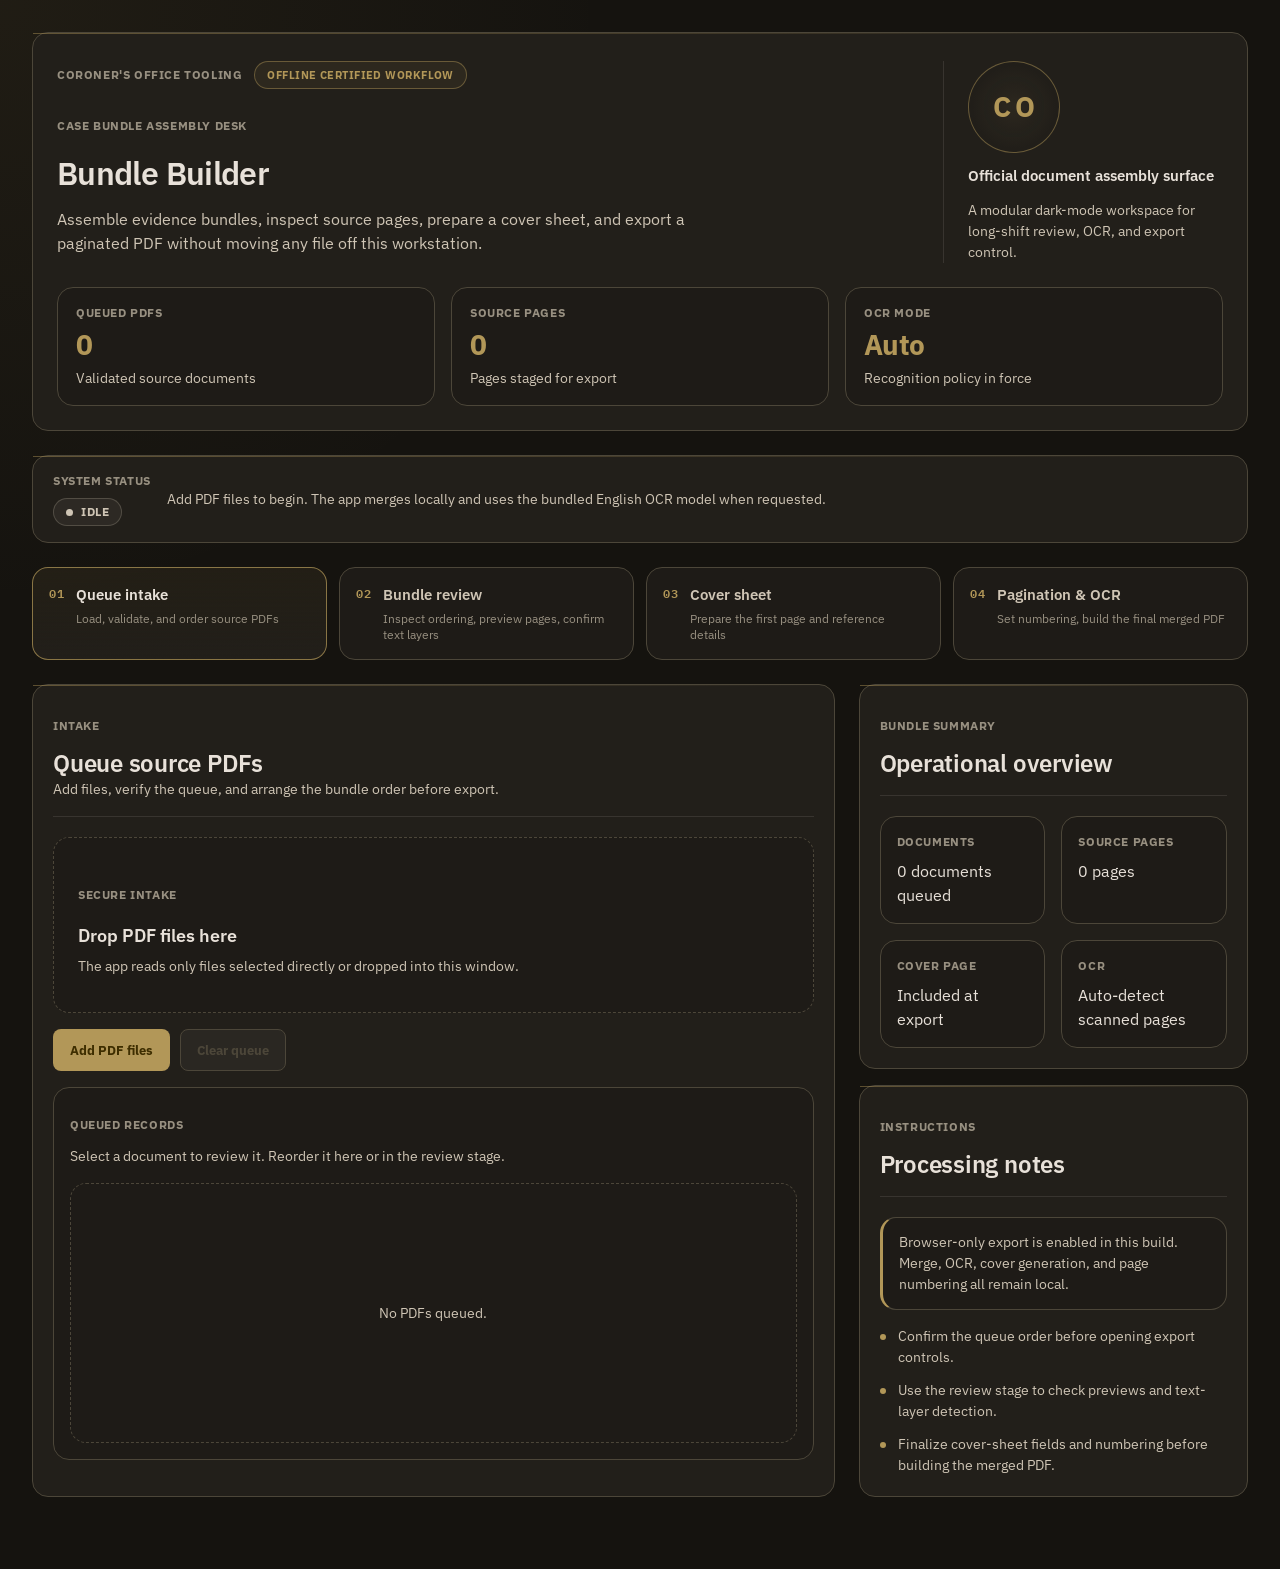
<file: index.html>
<!doctype html>
<html lang="en">
  <head>
    <meta charset="UTF-8" />
    <meta name="viewport" content="width=device-width, initial-scale=1.0" />
    <meta
      name="description"
      content="Bundle Builder is a portable offline PDF bundling tool with local OCR, review, cover page, and pagination controls."
    />
    <title>Bundle Builder</title>
    <link rel="stylesheet" href="./assets/app.css" />
    <script src="./libs/pdf.min.js" defer></script>
    <script src="./libs/pdf-lib.min.js" defer></script>
    <script src="./libs/tesseract.min.js" defer></script>
    <script src="./assets/app.js" defer></script>
  </head>
  <body>
    <div class="app-shell">
      <header class="app-header panel panel-hero">
        <div class="hero-grid">
          <div class="hero-copy">
            <div class="eyebrow-row">
              <div class="eyebrow">
                <span class="brand-line" aria-hidden="true"></span>
                Coroner's Office Tooling
              </div>
              <span class="hero-chip hero-chip-accent">Offline certified workflow</span>
            </div>

            <div class="title-row">
              <div class="title-copy">
                <p class="header-label">Case Bundle Assembly Desk</p>
                <h1>Bundle Builder</h1>
              </div>
            </div>

            <p class="subtitle">
              Assemble evidence bundles, inspect source pages, prepare a cover
              sheet, and export a paginated PDF without moving any file off this
              workstation.
            </p>
          </div>

          <aside class="hero-seal-panel" aria-label="Official workspace note">
            <div class="seal-mark" aria-hidden="true">CO</div>
            <p class="hero-seal-title">Official document assembly surface</p>
            <p class="hero-seal-copy">
              A modular dark-mode workspace for long-shift review, OCR, and
              export control.
            </p>
          </aside>
        </div>

        <div class="metrics" aria-label="Bundle summary">
          <article class="metric-card">
            <span class="metric-label">Queued PDFs</span>
            <strong id="metricDocuments">0</strong>
            <span class="metric-detail">Validated source documents</span>
          </article>
          <article class="metric-card">
            <span class="metric-label">Source pages</span>
            <strong id="metricPages">0</strong>
            <span class="metric-detail">Pages staged for export</span>
          </article>
          <article class="metric-card">
            <span class="metric-label">OCR mode</span>
            <strong id="metricOcrMode">Auto</strong>
            <span class="metric-detail">Recognition policy in force</span>
          </article>
        </div>
      </header>

      <section class="status-strip" aria-live="polite">
        <div class="status-strip-label">
          <p class="panel-kicker">System status</p>
          <span class="status-badge" id="statusBadge" data-tone="idle">Idle</span>
        </div>
        <p class="status-text" id="statusText">
          Add PDF files to begin. The app merges locally and uses the bundled
          English OCR model when requested.
        </p>
      </section>

      <nav class="tabs" id="tabList" role="tablist" aria-label="Workflow tabs">
        <button
          class="tab is-active"
          id="tab-build"
          data-tab="build"
          role="tab"
          aria-selected="true"
          aria-controls="panel-build"
        >
          <span class="tab-index">01</span>
          <span class="tab-copy">
            <strong>Queue intake</strong>
            <small>Load, validate, and order source PDFs</small>
          </span>
        </button>
        <button
          class="tab"
          id="tab-review"
          data-tab="review"
          role="tab"
          aria-selected="false"
          aria-controls="panel-review"
        >
          <span class="tab-index">02</span>
          <span class="tab-copy">
            <strong>Bundle review</strong>
            <small>Inspect ordering, preview pages, confirm text layers</small>
          </span>
        </button>
        <button
          class="tab"
          id="tab-cover"
          data-tab="cover"
          role="tab"
          aria-selected="false"
          aria-controls="panel-cover"
        >
          <span class="tab-index">03</span>
          <span class="tab-copy">
            <strong>Cover sheet</strong>
            <small>Prepare the first page and reference details</small>
          </span>
        </button>
        <button
          class="tab"
          id="tab-pagination"
          data-tab="pagination"
          role="tab"
          aria-selected="false"
          aria-controls="panel-pagination"
        >
          <span class="tab-index">04</span>
          <span class="tab-copy">
            <strong>Pagination &amp; OCR</strong>
            <small>Set numbering, build the final merged PDF</small>
          </span>
        </button>
      </nav>

      <main class="app-main">
        <section
          class="tab-panel"
          id="panel-build"
          data-panel="build"
          role="tabpanel"
          aria-labelledby="tab-build"
        >
          <div class="layout-grid">
            <article class="panel span-8">
              <div class="panel-header">
                <div>
                  <p class="panel-kicker">Intake</p>
                  <h2>Queue source PDFs</h2>
                  <p class="panel-copy">
                    Add files, verify the queue, and arrange the bundle order
                    before export.
                  </p>
                </div>
              </div>

              <div class="stack">
                <div
                  class="dropzone"
                  id="dropzone"
                  tabindex="0"
                  role="button"
                  aria-describedby="dropzoneHint"
                >
                  <p class="dropzone-label">Secure intake</p>
                  <h3>Drop PDF files here</h3>
                  <p class="help-text" id="dropzoneHint">
                    The app reads only files selected directly or dropped into
                    this window.
                  </p>
                </div>

                <div class="button-row">
                  <label class="button button-primary file-button">
                    Add PDF files
                    <input
                      id="fileInput"
                      type="file"
                      accept=".pdf,application/pdf"
                      multiple
                    />
                  </label>
                  <button
                    class="button button-secondary"
                    id="clearQueueButton"
                    type="button"
                  >
                    Clear queue
                  </button>
                </div>

                <div class="list-shell">
                  <div class="subsection-header">
                    <div>
                      <p class="panel-kicker">Queued records</p>
                      <p class="panel-copy">
                        Select a document to review it. Reorder it here or in
                        the review stage.
                      </p>
                    </div>
                  </div>

                  <ul class="queue-list" id="queueList">
                    <li class="empty-state">No PDFs queued.</li>
                  </ul>
                </div>
              </div>
            </article>

            <div class="stack-column span-4">
              <article class="panel">
                <div class="panel-header">
                  <div>
                    <p class="panel-kicker">Bundle summary</p>
                    <h2>Operational overview</h2>
                  </div>
                </div>

                <div class="summary-grid">
                  <dl class="summary-card">
                    <dt>Documents</dt>
                    <dd id="summaryDocuments">0 queued</dd>
                  </dl>
                  <dl class="summary-card">
                    <dt>Source pages</dt>
                    <dd id="summaryPages">0 pages</dd>
                  </dl>
                  <dl class="summary-card">
                    <dt>Cover page</dt>
                    <dd id="summaryCover">Included at export</dd>
                  </dl>
                  <dl class="summary-card">
                    <dt>OCR</dt>
                    <dd id="summaryOcr">Auto-detect scanned pages</dd>
                  </dl>
                </div>
              </article>

              <article class="panel">
                <div class="panel-header">
                  <div>
                    <p class="panel-kicker">Instructions</p>
                    <h2>Processing notes</h2>
                  </div>
                </div>

                <div class="stack">
                  <div class="notice">
                    Browser-only export is enabled in this build. Merge, OCR,
                    cover generation, and page numbering all remain local.
                  </div>
                  <ul class="check-list">
                    <li class="help-text">
                      Confirm the queue order before opening export controls.
                    </li>
                    <li class="help-text">
                      Use the review stage to check previews and text-layer
                      detection.
                    </li>
                    <li class="help-text">
                      Finalize cover-sheet fields and numbering before building
                      the merged PDF.
                    </li>
                  </ul>
                </div>
              </article>
            </div>
          </div>
        </section>

        <section
          class="tab-panel"
          id="panel-review"
          data-panel="review"
          role="tabpanel"
          aria-labelledby="tab-review"
          hidden
        >
          <article class="panel">
            <div class="panel-header">
              <div>
                <p class="panel-kicker">Review</p>
                <h2>Bundle inspection desk</h2>
                <p class="panel-copy">
                  Keep the order in view, drag records into place, and inspect
                  the selected page while you work.
                </p>
              </div>
            </div>

            <div class="review-layout">
              <aside class="review-sidebar">
                <div class="review-sidebar-header">
                  <p class="panel-kicker">Bundle order</p>
                  <h3>Drag to reorder</h3>
                  <p class="panel-copy">
                    Click any record to preview it. Drag items to set the final
                    export order.
                  </p>
                </div>

                <div class="list-shell">
                  <ul class="document-list" id="reviewList">
                    <li class="empty-state">
                      Add PDFs in Queue Intake before opening review.
                    </li>
                  </ul>
                </div>
              </aside>

              <div class="review-stage">
                <div class="review-meta-grid">
                  <article class="review-meta-card review-meta-card-wide">
                    <span class="review-meta-label">Document</span>
                    <strong id="reviewDocName">No document selected</strong>
                    <p class="review-meta-note" id="reviewHeaderStatus">
                      Header check pending
                    </p>
                  </article>
                  <article class="review-meta-card">
                    <span class="review-meta-label">Bundle order</span>
                    <strong id="reviewBundlePosition">0 of 0</strong>
                  </article>
                  <article class="review-meta-card">
                    <span class="review-meta-label">Pages</span>
                    <strong id="reviewDocPages">0</strong>
                  </article>
                  <article class="review-meta-card">
                    <span class="review-meta-label">Text layer</span>
                    <strong id="reviewTextLayerStatus">Select a page</strong>
                  </article>
                </div>

                <div class="preview-shell review-preview-shell">
                  <div class="preview-toolbar review-preview-toolbar">
                    <div class="review-preview-copy">
                      <p class="panel-kicker">Preview</p>
                      <h3>Selected page</h3>
                      <p class="panel-copy">
                        The preview refreshes when you change page, switch
                        documents, or reorder the bundle.
                      </p>
                    </div>

                    <div class="review-toolbar-actions">
                      <div class="button-row">
                        <button
                          class="button button-secondary"
                          id="reviewPrevPageButton"
                          type="button"
                        >
                          Prev page
                        </button>
                        <button
                          class="button button-secondary"
                          id="reviewNextPageButton"
                          type="button"
                        >
                          Next page
                        </button>
                      </div>
                      <div class="page-indicator" id="reviewPageIndicator">
                        Page 0 of 0
                      </div>
                    </div>
                  </div>

                  <div
                    class="canvas-wrap review-canvas-stage"
                    id="reviewCanvasWrap"
                  >
                    <div class="empty-state" id="reviewEmptyState">
                      Select a document from the list to preview a page.
                    </div>
                    <canvas id="reviewCanvas" hidden></canvas>
                  </div>
                </div>
              </div>
            </div>
          </article>
        </section>

        <section
          class="tab-panel"
          id="panel-cover"
          data-panel="cover"
          role="tabpanel"
          aria-labelledby="tab-cover"
          hidden
        >
          <div class="layout-grid">
            <article class="panel span-6">
              <div class="panel-header">
                <div>
                  <p class="panel-kicker">Cover sheet</p>
                  <h2>Draft the first page</h2>
                  <p class="panel-copy">
                    The generated cover page is added at export. Update the
                    fields below to prepare the output.
                  </p>
                </div>
              </div>

              <div class="field-grid">
                <div class="field">
                  <label for="coverTitle">Title</label>
                  <input id="coverTitle" type="text" value="" />
                </div>

                <div class="field">
                  <label for="coverSubtitle">Subtitle</label>
                  <input id="coverSubtitle" type="text" value="" />
                </div>

                <div class="split-row">
                  <div class="field">
                    <label for="coverReference">Reference</label>
                    <input id="coverReference" type="text" value="" />
                  </div>
                  <div class="field">
                    <label for="coverPreparedBy">Prepared by</label>
                    <input id="coverPreparedBy" type="text" value="" />
                  </div>
                </div>

                <div class="field">
                  <label for="coverNote">Cover note</label>
                  <textarea id="coverNote"></textarea>
                </div>

                <label class="checkbox-row">
                  <input id="includeCover" type="checkbox" checked />
                  <span>
                    <strong>Include generated cover page</strong><br />
                    <span class="field-hint">
                      Turn this off to export the merged source PDFs without a
                      generated first page.
                    </span>
                  </span>
                </label>
              </div>
            </article>

            <article class="panel span-6">
              <div class="panel-header">
                <div>
                  <p class="panel-kicker">Preview</p>
                  <h2>Cover preview</h2>
                  <p class="panel-copy">
                    A live draft of the title page using the current field
                    values.
                  </p>
                </div>
              </div>

              <div class="cover-sheet">
                <div class="cover-sheet-header">
                  <div class="cover-mini-seal" aria-hidden="true">CO</div>
                  <div>
                    <p class="cover-sheet-kicker">Prepared case bundle</p>
                    <p class="cover-sheet-copy">
                      Generated locally for official review
                    </p>
                  </div>
                </div>

                <div class="cover-sheet-body">
                  <h3 id="coverPreviewTitle"></h3>
                  <p class="cover-subtitle" id="coverPreviewSubtitle"></p>

                  <dl class="cover-meta">
                    <div>
                      <dt>Reference</dt>
                      <dd id="coverPreviewReference"></dd>
                    </div>
                    <div>
                      <dt>Prepared by</dt>
                      <dd id="coverPreviewPreparedBy"></dd>
                    </div>
                    <div>
                      <dt>Documents</dt>
                      <dd id="coverPreviewDocumentCount">0 queued</dd>
                    </div>
                    <div>
                      <dt>Source pages</dt>
                      <dd id="coverPreviewPageCount">0 pages</dd>
                    </div>
                  </dl>

                  <p class="cover-note" id="coverPreviewNote" hidden></p>
                </div>
              </div>
            </article>
          </div>
        </section>

        <section
          class="tab-panel"
          id="panel-pagination"
          data-panel="pagination"
          role="tabpanel"
          aria-labelledby="tab-pagination"
          hidden
        >
          <div class="layout-grid">
            <article class="panel span-5">
              <div class="panel-header">
                <div>
                  <p class="panel-kicker">Export controls</p>
                  <h2>Pagination and OCR</h2>
                  <p class="panel-copy">
                    Set page labels, choose recognition mode, and build the
                    merged bundle.
                  </p>
                </div>
              </div>

              <div class="field-grid">
                <div class="split-row">
                  <div class="field">
                    <label for="pagePrefix">Page prefix</label>
                    <input id="pagePrefix" type="text" value="" />
                  </div>
                  <div class="field">
                    <label for="pageStart">Start number</label>
                    <input
                      id="pageStart"
                      type="number"
                      min="1"
                      step="1"
                      value="1"
                    />
                  </div>
                </div>

                <div class="split-row">
                  <div class="field">
                    <label for="pagePosition">Page label position</label>
                    <select id="pagePosition">
                      <option value="bottom-right">Bottom right</option>
                      <option value="bottom-center">Bottom center</option>
                      <option value="bottom-left">Bottom left</option>
                    </select>
                  </div>
                  <div class="field">
                    <label for="ocrMode">OCR mode</label>
                    <select id="ocrMode">
                      <option value="auto">Auto-detect scanned pages</option>
                      <option value="all">OCR every source page</option>
                      <option value="off">Do not run OCR</option>
                    </select>
                  </div>
                </div>

                <label class="checkbox-row">
                  <input id="applyPagination" type="checkbox" checked />
                  <span>
                    <strong>Apply page labels</strong><br />
                    <span class="field-hint">
                      Turn this off to merge the PDF without stamped page
                      numbers.
                    </span>
                  </span>
                </label>

                <label class="checkbox-row">
                  <input id="includeIndexPage" type="checkbox" />
                  <span>
                    <strong>Add document index page</strong><br />
                    <span class="field-hint">
                      Adds an index page that lists each queued document and its
                      starting page.
                    </span>
                  </span>
                </label>

                <div class="field">
                  <label for="outputFilename">Output filename</label>
                  <input
                    id="outputFilename"
                    type="text"
                    value="bundle-builder.pdf"
                  />
                </div>

                <div class="button-row">
                  <button
                    class="button button-primary"
                    id="buildBundleButton"
                    type="button"
                  >
                    Build merged PDF
                  </button>
                </div>

                <div class="notice">
                  OCR uses the bundled English model. Larger bundles can take
                  time when recognition is required.
                </div>
              </div>
            </article>

            <article class="panel span-7">
              <div class="panel-header">
                <div>
                  <p class="panel-kicker">Output</p>
                  <h2>Build result</h2>
                  <p class="panel-copy">
                    Download the merged PDF or review it directly in the browser
                    after export.
                  </p>
                </div>
              </div>

              <div class="result-shell">
                <p class="meta-text" id="exportSummaryText">
                  No merged PDF has been built yet.
                </p>

                <div class="result-links">
                  <a
                    class="button button-primary is-disabled"
                    id="downloadLink"
                    href="#"
                    download="bundle-builder.pdf"
                    aria-disabled="true"
                  >
                    Download merged PDF
                  </a>
                  <a
                    class="button button-secondary is-disabled"
                    id="openLink"
                    href="#"
                    target="_blank"
                    rel="noopener"
                    aria-disabled="true"
                  >
                    Open merged PDF
                  </a>
                </div>

                <iframe
                  class="result-preview"
                  id="resultPreview"
                  title="Merged PDF preview"
                  hidden
                ></iframe>
              </div>
            </article>
          </div>

          <article class="panel">
            <div class="panel-header">
              <div>
                <p class="panel-kicker">Build log</p>
                <h2>Processing trace</h2>
              </div>
            </div>

            <div class="log-shell">
              <pre class="log-output" id="logOutput">
Waiting for the first bundle build.</pre
              >
            </div>
          </article>
        </section>
      </main>
    </div>
  </body>
</html>
</file>
<file: assets/app.css>
@font-face {
  font-family: "IBM Plex Sans";
  src: url("./fonts/ibm-plex-sans-400.ttf") format("truetype");
  font-style: normal;
  font-weight: 400;
  font-display: swap;
}

@font-face {
  font-family: "IBM Plex Sans";
  src: url("./fonts/ibm-plex-sans-600.ttf") format("truetype");
  font-style: normal;
  font-weight: 600;
  font-display: swap;
}

@font-face {
  font-family: "IBM Plex Sans";
  src: url("./fonts/ibm-plex-sans-700.ttf") format("truetype");
  font-style: normal;
  font-weight: 700;
  font-display: swap;
}

@font-face {
  font-family: "IBM Plex Mono";
  src: url("./fonts/ibm-plex-mono-400.ttf") format("truetype");
  font-style: normal;
  font-weight: 400;
  font-display: swap;
}

@font-face {
  font-family: "IBM Plex Mono";
  src: url("./fonts/ibm-plex-mono-600.ttf") format("truetype");
  font-style: normal;
  font-weight: 600;
  font-display: swap;
}

:root {
  --background: #15130f;
  --background-strong: #100e0a;
  --surface: #1e1b17;
  --surface-raised: #221f1a;
  --surface-strong: #2d2a24;
  --surface-bright: #38342f;
  --border: #4c4639;
  --border-soft: #38342f;
  --text: #e8e1d9;
  --text-muted: #cfc5b5;
  --text-soft: #989081;
  --text-faint: #4c4639;
  --accent: #b29758;
  --accent-bright: #e1c380;
  --accent-strong: #725b23;
  --accent-ink: #3e2e00;
  --error: #ffb4ab;
  --error-ink: #690005;
  --error-surface: #93000a;
  --success: #cfc5b5;
  --success-ink: #15130f;
  --focus-ring: 0 0 0 3px rgba(178, 151, 88, 0.25);
  --font-headline: "Space Grotesk", "IBM Plex Sans", "Segoe UI", system-ui, sans-serif;
  --font-sans: "Inter", "IBM Plex Sans", "Segoe UI", system-ui, sans-serif;
  --font-mono: "IBM Plex Mono", ui-monospace, monospace;
  --fs-headline-lg: 32px;
  --fs-headline-md: 24px;
  --fs-headline-sm: 18px;
  --fs-body-lg: 16px;
  --fs-body-md: 14px;
  --fs-label: 12px;
  --lh-tight: 1.2;
  --lh-body: 1.5;
  --ls-label: 0.05em;
  --space-1: 4px;
  --space-2: 8px;
  --space-3: 12px;
  --space-4: 16px;
  --space-5: 20px;
  --space-6: 24px;
  --space-8: 32px;
  --space-10: 40px;
  --radius-sm: 0.25rem;
  --radius: 0.5rem;
  --radius-md: 0.75rem;
  --radius-lg: 1rem;
  --radius-xl: 1.5rem;
}


* {
  box-sizing: border-box;
}

html,
body {
  min-height: 100%;
}

html {
  color-scheme: dark;
}

body {
  margin: 0;
  background:
    radial-gradient(circle at top left, rgba(178, 151, 88, 0.07), transparent 30%),
    var(--background);
  color: var(--text);
  font-family: var(--font-sans);
  font-size: var(--fs-body-md);
  line-height: var(--lh-body);
  -webkit-font-smoothing: antialiased;
  position: relative;
}

button,
input,
select,
textarea {
  font: inherit;
}

button {
  cursor: pointer;
}

a {
  color: inherit;
}

code {
  font-family: var(--font-mono);
  font-size: 0.92em;
  padding: 2px 6px;
  border: 1px solid var(--border);
  border-radius: var(--radius-sm);
  background: var(--surface-raised);
}

*:focus-visible {
  outline: none;
  box-shadow: var(--focus-ring);
}

[hidden] {
  display: none !important;
}

.app-shell {
  max-width: 1420px;
  margin: 0 auto;
  padding: var(--space-8) var(--space-8) 72px;
  position: relative;
  z-index: 1;
}

.app-main {
  display: grid;
  gap: var(--space-6);
}

.panel,
.status-strip {
  background: var(--surface-raised);
  border: 1px solid var(--border);
  border-radius: var(--radius-lg);
  position: relative;
}

.panel {
  padding: var(--space-5);
}

.panel::before,
.status-strip::before {
  content: "";
  position: absolute;
  top: 0;
  left: 0;
  right: 0;
  height: 1px;
  background: linear-gradient(
    90deg,
    rgba(178, 151, 88, 0.45),
    rgba(178, 151, 88, 0)
  );
}

.panel-hero {
  padding: 28px 24px 24px;
  margin-bottom: var(--space-6);
}

.hero-grid {
  display: grid;
  grid-template-columns: minmax(0, 1.55fr) minmax(280px, 0.45fr);
  gap: var(--space-6);
  align-items: start;
}

.hero-copy {
  display: grid;
  gap: var(--space-4);
}

.eyebrow-row {
  display: flex;
  flex-wrap: wrap;
  align-items: center;
  gap: var(--space-3);
}

.brand-line {
  width: 28px;
  height: 2px;
  background: var(--accent);
  flex: 0 0 auto;
}

.eyebrow,
.panel-kicker,
.header-label,
.metric-label,
.summary-card dt,
.review-meta-label,
.field label,
.field > span:first-child,
.cover-meta dt,
.cover-sheet-kicker,
.status-badge,
.tab-index,
.dropzone-label {
  font-size: var(--fs-label);
  font-weight: 700;
  letter-spacing: var(--ls-label);
  text-transform: uppercase;
}

.eyebrow,
.panel-kicker,
.header-label,
.metric-label,
.summary-card dt,
.review-meta-label,
.cover-meta dt,
.cover-sheet-kicker,
.dropzone-label {
  color: var(--text-soft);
}

.hero-chip {
  display: inline-flex;
  align-items: center;
  min-height: 28px;
  padding: 0 var(--space-3);
  border: 1px solid var(--border);
  border-radius: 999px;
  font-size: 11px;
  font-weight: 700;
  letter-spacing: 0.04em;
  text-transform: uppercase;
}

.hero-chip-accent {
  color: var(--accent);
  border-color: rgba(178, 151, 88, 0.45);
  background: rgba(178, 151, 88, 0.08);
}

.title-row {
  display: flex;
  align-items: start;
  justify-content: space-between;
  gap: var(--space-6);
}

.title-copy {
  display: grid;
  gap: var(--space-2);
}

.title-row h1 {
  margin: 0;
  font-family: var(--font-headline);
  font-size: var(--fs-headline-lg);
  font-weight: 600;
  line-height: 36px;
  letter-spacing: -0.02em;
}

.subtitle {
  max-width: 70ch;
  margin: 0;
  font-size: var(--fs-body-lg);
  color: var(--text-muted);
}

.button,
.mini-button {
  border-radius: var(--radius);
  border: 1px solid transparent;
  transition:
    border-color 120ms ease,
    background-color 120ms ease,
    color 120ms ease,
    transform 120ms ease;
}

.hero-seal-panel {
  display: grid;
  gap: var(--space-3);
  align-content: start;
  min-height: 100%;
  padding-left: var(--space-6);
  border-left: 1px solid var(--border-soft);
}

.seal-mark {
  display: grid;
  place-items: center;
  width: 92px;
  aspect-ratio: 1;
  border-radius: 999px;
  border: 1px solid rgba(178, 151, 88, 0.5);
  color: var(--accent);
  background:
    radial-gradient(circle, rgba(178, 151, 88, 0.08), transparent 66%),
    rgba(34, 31, 26, 0.7);
  font-size: 28px;
  font-weight: 700;
  letter-spacing: 0.12em;
  text-indent: 0.12em;
}

.hero-seal-title {
  margin: 0;
  font-size: 15px;
  font-weight: 600;
}

.hero-seal-copy {
  margin: 0;
  color: var(--text-muted);
}

.metrics {
  display: grid;
  grid-template-columns: repeat(3, minmax(0, 1fr));
  gap: var(--space-4);
  margin-top: var(--space-6);
}

.metric-card {
  display: grid;
  gap: var(--space-2);
  padding: 16px 18px;
  border: 1px solid var(--border);
  border-radius: var(--radius-lg);
  background: var(--surface);
}

.metric-card strong {
  font-family: var(--font-headline);
  font-size: 28px;
  line-height: 1.1;
  letter-spacing: -0.02em;
  color: var(--accent);
}

.metric-detail {
  color: var(--text-muted);
}

.status-strip {
  display: grid;
  grid-template-columns: auto 1fr;
  gap: var(--space-4);
  align-items: center;
  padding: 16px 20px;
  margin-bottom: var(--space-6);
}

.status-strip-label {
  display: grid;
  gap: var(--space-2);
  justify-items: start;
}

.status-strip-label .panel-kicker {
  margin: 0;
}

.status-badge {
  display: inline-flex;
  align-items: center;
  gap: 8px;
  min-height: 28px;
  padding: 0 12px;
  border: 1px solid transparent;
  border-radius: 999px;
  color: var(--text);
}

.status-badge::before {
  content: "";
  width: 7px;
  height: 7px;
  border-radius: 999px;
  background: currentColor;
}

.status-badge[data-tone="idle"] {
  color: var(--text-muted);
  background: rgba(56, 52, 47, 0.5);
  border-color: rgba(152, 144, 129, 0.35);
}

.status-badge[data-tone="processing"] {
  color: var(--accent);
  background: rgba(178, 151, 88, 0.1);
  border-color: rgba(178, 151, 88, 0.38);
}

.status-badge[data-tone="success"] {
  color: var(--success);
  background: rgba(196, 199, 201, 0.1);
  border-color: rgba(196, 199, 201, 0.35);
}

.status-badge[data-tone="error"] {
  color: var(--error);
  background: rgba(147, 0, 10, 0.18);
  border-color: rgba(255, 180, 171, 0.35);
}

.status-text {
  margin: 0;
  color: var(--text-muted);
}

.tabs {
  display: grid;
  grid-template-columns: repeat(4, minmax(0, 1fr));
  gap: var(--space-3);
  margin-bottom: var(--space-6);
}

.tab {
  display: grid;
  grid-template-columns: auto 1fr;
  gap: 12px;
  align-items: start;
  padding: 16px;
  border: 1px solid var(--border);
  border-radius: var(--radius-lg);
  background: var(--surface);
  color: var(--text-muted);
  text-align: left;
}

.tab:hover,
.tab:focus-visible {
  border-color: var(--accent);
  color: var(--text);
}

.tab.is-active {
  border-color: rgba(178, 151, 88, 0.72);
  background: linear-gradient(
    180deg,
    rgba(178, 151, 88, 0.09),
    var(--surface-raised)
  );
  color: var(--text);
}

.tab-index {
  color: var(--accent);
  font-family: var(--font-mono);
}

.tab-copy {
  display: grid;
  gap: 4px;
}

.tab-copy strong {
  font-size: 15px;
  font-weight: 600;
}

.tab-copy small {
  color: var(--text-soft);
  line-height: 1.4;
}

.tab-panel[hidden] {
  display: none;
}

.layout-grid {
  display: grid;
  grid-template-columns: repeat(12, minmax(0, 1fr));
  gap: var(--space-6);
}

.span-8 {
  grid-column: span 8;
}

.span-7 {
  grid-column: span 7;
}

.span-6 {
  grid-column: span 6;
}

.span-5 {
  grid-column: span 5;
}

.span-4 {
  grid-column: span 4;
}

.stack-column,
.stack,
.review-sidebar,
.review-stage,
.review-sidebar-header,
.review-preview-copy,
.review-toolbar-actions,
.field-grid {
  display: grid;
  gap: var(--space-4);
}

.stack-column {
  align-content: start;
}

.panel-header {
  display: flex;
  align-items: start;
  justify-content: space-between;
  gap: var(--space-4);
  margin-bottom: var(--space-5);
  padding-bottom: var(--space-4);
  border-bottom: 1px solid var(--border-soft);
}

.panel-header h2,
.panel-header h3,
.panel h2,
.panel h3 {
  margin: 0;
}

.panel h2 {
  font-family: var(--font-headline);
  font-size: var(--fs-headline-md);
  font-weight: 600;
  line-height: 32px;
  letter-spacing: -0.01em;
}

.panel h3 {
  font-family: var(--font-headline);
  font-size: var(--fs-headline-sm);
  font-weight: 600;
  line-height: 24px;
}

.panel-copy,
.help-text,
.meta-text,
.review-meta-note {
  margin: 0;
  color: var(--text-muted);
}

.button-row {
  display: flex;
  flex-wrap: wrap;
  gap: 10px;
}

.button {
  display: inline-flex;
  align-items: center;
  justify-content: center;
  min-height: 42px;
  padding: 0 16px;
  font-size: 13px;
  font-weight: 700;
  line-height: 1;
  text-decoration: none;
}

.button:active:not([disabled]) {
  transform: translateY(1px);
}

.button-primary {
  background: var(--accent);
  color: var(--accent-ink);
}

.button-primary:hover:not([disabled]),
.button-primary:focus-visible:not([disabled]) {
  background: var(--accent-bright);
}

.button-secondary {
  background: transparent;
  color: var(--text);
  border-color: var(--border);
}

.button-secondary:hover:not([disabled]),
.button-secondary:focus-visible:not([disabled]) {
  border-color: var(--accent);
  color: var(--accent);
}

.button[disabled],
.button.is-disabled,
.mini-button[disabled] {
  cursor: not-allowed;
  color: var(--text-faint);
  background: rgba(56, 52, 47, 0.4);
  border-color: var(--border);
  pointer-events: none;
}

.file-button {
  position: relative;
  overflow: hidden;
}

.file-button input {
  position: absolute;
  inset: 0;
  opacity: 0;
  cursor: pointer;
}

.dropzone {
  display: grid;
  gap: var(--space-2);
  align-content: center;
  min-height: 176px;
  padding: 24px;
  border: 1px dashed var(--border);
  border-radius: var(--radius-lg);
  background: var(--surface);
}

.dropzone h3 {
  margin: 0;
}

.dropzone.is-dragover {
  border-color: var(--accent);
  background:
    linear-gradient(180deg, rgba(178, 151, 88, 0.1), var(--surface));
}

.subsection-header {
  display: flex;
  align-items: start;
  justify-content: space-between;
  gap: var(--space-4);
  margin-bottom: var(--space-4);
}

.list-shell,
.summary-card,
.notice,
.log-shell,
.preview-shell,
.result-shell,
.review-meta-card,
.cover-sheet,
.queue-item,
.review-item,
.empty-state {
  border: 1px solid var(--border);
  border-radius: var(--radius-lg);
}

.list-shell,
.preview-shell,
.result-shell,
.log-shell {
  background: var(--surface);
  padding: var(--space-4);
}

.queue-list,
.document-list,
.check-list {
  display: grid;
  gap: 12px;
  margin: 0;
  padding: 0;
  list-style: none;
}

.queue-item,
.review-item {
  display: grid;
  grid-template-columns: minmax(0, 1fr) auto;
  gap: var(--space-4);
  align-items: start;
  padding: 16px;
  background: var(--surface);
}

.queue-item.is-selected,
.review-item.is-selected {
  border-color: rgba(178, 151, 88, 0.7);
  background: linear-gradient(
    180deg,
    rgba(178, 151, 88, 0.08),
    var(--surface-raised)
  );
}

.queue-main,
.review-main {
  width: 100%;
  padding: 0;
  border: 0;
  background: transparent;
  color: inherit;
  text-align: left;
}

.queue-main strong,
.review-main strong {
  display: block;
  margin-bottom: 6px;
  font-size: 15px;
  font-weight: 600;
}

.queue-main small,
.review-main small {
  color: var(--text-muted);
}

.mini-actions {
  display: flex;
  flex-wrap: wrap;
  gap: 8px;
  align-self: center;
}

.mini-button {
  min-height: 34px;
  padding: 0 10px;
  background: transparent;
  border: 1px solid var(--border);
  color: var(--text);
  font-size: 12px;
  font-weight: 700;
}

.mini-button:hover:not([disabled]),
.mini-button:focus-visible:not([disabled]) {
  border-color: var(--accent);
  color: var(--accent);
}

.summary-grid {
  display: grid;
  grid-template-columns: repeat(2, minmax(0, 1fr));
  gap: var(--space-4);
}

.summary-card {
  margin: 0;
  padding: 16px;
  background: var(--surface);
}

.summary-card dd {
  margin: 8px 0 0;
  font-size: 16px;
  color: var(--text);
}

.notice {
  padding: 14px 16px;
  background: var(--surface);
  border-left: 3px solid var(--accent);
  color: var(--text-muted);
}

.check-list li {
  position: relative;
  padding-left: 18px;
}

.check-list li::before {
  content: "";
  position: absolute;
  top: 8px;
  left: 0;
  width: 6px;
  height: 6px;
  border-radius: 999px;
  background: var(--accent);
}

.split-row {
  display: grid;
  grid-template-columns: repeat(2, minmax(0, 1fr));
  gap: var(--space-4);
}

.field {
  display: grid;
  gap: 6px;
}

.field input,
.field select,
.field textarea {
  width: 100%;
  padding: 12px 14px;
  border: 1px solid var(--border);
  border-radius: var(--radius-lg);
  background: var(--background-strong);
  color: var(--text);
}

.field textarea {
  min-height: 132px;
  resize: vertical;
}

.field input:focus,
.field select:focus,
.field textarea:focus {
  border-color: var(--accent);
}

.field-hint {
  color: var(--text-muted);
  font-size: 12px;
}

.checkbox-row {
  display: grid;
  grid-template-columns: auto 1fr;
  gap: 12px;
  align-items: start;
  padding: 14px 16px;
  border: 1px solid var(--border);
  border-radius: var(--radius-lg);
  background: var(--surface);
}

.checkbox-row input {
  margin-top: 2px;
  accent-color: var(--accent);
}

.checkbox-row strong {
  font-size: 15px;
  font-weight: 600;
}

.review-layout {
  display: grid;
  grid-template-columns: minmax(280px, 0.72fr) minmax(0, 1.28fr);
  gap: var(--space-6);
  align-items: start;
}

.review-meta-grid {
  display: grid;
  grid-template-columns: repeat(5, minmax(0, 1fr));
  gap: 12px;
}

.review-meta-card {
  display: grid;
  gap: 8px;
  padding: 16px;
  background: var(--surface);
}

.review-meta-card-wide {
  grid-column: span 2;
}

.review-meta-card strong {
  font-size: 18px;
  line-height: 1.25;
}

.preview-shell {
  padding: var(--space-5);
}

.review-preview-shell {
  background: var(--surface-raised);
}

.preview-toolbar {
  display: flex;
  align-items: flex-end;
  justify-content: space-between;
  gap: var(--space-5);
  margin-bottom: var(--space-5);
}

.review-preview-copy {
  max-width: 44ch;
}

.review-toolbar-actions {
  justify-items: end;
}

.review-toolbar-actions .button-row {
  justify-content: flex-end;
}

.page-indicator {
  font-family: var(--font-mono);
  color: var(--text-muted);
}

.canvas-wrap {
  display: grid;
  place-items: center;
  min-height: 420px;
  padding: var(--space-5);
  border: 1px solid var(--border);
  border-radius: var(--radius-lg);
  background:
    radial-gradient(circle at top, rgba(178, 151, 88, 0.06), transparent 36%),
    var(--background-strong);
  overflow: auto;
}

.review-canvas-stage {
  min-height: 70vh;
}

.canvas-wrap canvas {
  display: block;
  max-width: 100%;
  height: auto;
  background: #ffffff;
  border: 1px solid #d7d8db;
}

.empty-state {
  display: grid;
  place-items: center;
  min-height: 260px;
  padding: var(--space-5);
  border-style: dashed;
  color: var(--text-muted);
  text-align: center;
  background: var(--surface);
}

.review-item {
  padding: 0;
  overflow: hidden;
  transition:
    border-color 120ms ease,
    background-color 120ms ease,
    opacity 120ms ease;
}

.review-item.is-dragging {
  opacity: 0.55;
}

.review-item.is-drop-target {
  border-color: var(--accent);
}

.review-main {
  display: grid;
  gap: 6px;
  padding: 16px 18px;
}

.review-drag-handle {
  display: inline-flex;
  align-items: center;
  justify-content: center;
  min-width: 64px;
  padding: 12px;
  border-left: 1px solid var(--border);
  background: var(--surface-strong);
  color: var(--text-soft);
  font-size: 11px;
  font-weight: 700;
  letter-spacing: 0.05em;
  text-transform: uppercase;
  user-select: none;
}

.cover-sheet {
  min-height: 560px;
  padding: 0;
  overflow: hidden;
  background: #f7f3ea;
  color: #223246;
  border-color: #c9bea7;
  position: relative;
}

.cover-sheet::after {
  content: "OFFICIAL";
  position: absolute;
  right: 18px;
  bottom: 24px;
  color: rgba(34, 50, 70, 0.06);
  font-size: 64px;
  font-weight: 700;
  letter-spacing: 0.1em;
  pointer-events: none;
}

.cover-sheet-header {
  display: flex;
  align-items: center;
  gap: 16px;
  padding: 24px 32px;
  background: var(--surface-strong);
  color: var(--text);
  border-bottom: 4px solid var(--accent);
}

.cover-mini-seal {
  display: grid;
  place-items: center;
  width: 54px;
  aspect-ratio: 1;
  border-radius: 999px;
  border: 1px solid rgba(178, 151, 88, 0.72);
  color: var(--accent);
  font-size: 18px;
  font-weight: 700;
  letter-spacing: 0.1em;
  text-indent: 0.1em;
}

.cover-sheet-copy {
  margin: 4px 0 0;
  color: var(--text-muted);
}

.cover-sheet-body {
  display: grid;
  gap: 20px;
  padding: 32px;
}

.cover-sheet-body h3 {
  margin: 0;
  min-height: 48px;
  font-size: 36px;
  line-height: 1.08;
  color: #142335;
}

.cover-subtitle {
  margin: 0;
  min-height: 24px;
  color: #556173;
}

.cover-meta {
  display: grid;
  gap: 14px;
  margin: 0;
}

.cover-meta div {
  padding: 12px 14px;
  border: 1px solid #d7cfbf;
  border-radius: var(--radius);
  background: rgba(255, 255, 255, 0.65);
}

.cover-meta dd {
  margin: 4px 0 0;
  min-height: 20px;
  color: #223246;
}

.cover-note {
  margin: 12px 0 0;
  padding-top: 16px;
  border-top: 1px solid #d7cfbf;
  color: #475569;
}

#coverPreviewTitle:empty::before {
  content: "Untitled bundle";
  color: #475569;
}

#coverPreviewSubtitle:empty::before {
  content: "No subtitle entered";
  color: #6b7280;
}

#coverPreviewReference:empty::before,
#coverPreviewPreparedBy:empty::before {
  content: "Not set";
  color: #6b7280;
}

.result-shell {
  display: grid;
  gap: var(--space-4);
}

.result-links {
  display: flex;
  flex-wrap: wrap;
  gap: 10px;
}

.result-preview {
  width: 100%;
  min-height: 520px;
  border: 1px solid var(--border);
  border-radius: var(--radius);
  background: #ffffff;
}

.log-output {
  min-height: 220px;
  margin: 0;
  overflow: auto;
  white-space: pre-wrap;
  font-family: var(--font-mono);
  font-size: 12px;
  line-height: 1.6;
  color: var(--text);
}

.sr-only {
  position: absolute;
  width: 1px;
  height: 1px;
  padding: 0;
  margin: -1px;
  overflow: hidden;
  clip: rect(0, 0, 0, 0);
  white-space: nowrap;
  border: 0;
}

@media (max-width: 1180px) {
  .app-shell {
    padding: 24px;
  }

  .layout-grid,
  .review-layout,
  .hero-grid {
    grid-template-columns: 1fr;
  }

  .span-8,
  .span-7,
  .span-6,
  .span-5,
  .span-4 {
    grid-column: auto;
  }

  .hero-seal-panel {
    padding-left: 0;
    padding-top: var(--space-5);
    border-left: 0;
    border-top: 1px solid var(--border-soft);
  }

  .review-meta-grid {
    grid-template-columns: repeat(2, minmax(0, 1fr));
  }

  .review-meta-card-wide {
    grid-column: span 2;
  }
}

@media (max-width: 900px) {
  .tabs,
  .metrics,
  .summary-grid,
  .split-row {
    grid-template-columns: 1fr;
  }

  .status-strip,
  .preview-toolbar,
  .title-row,
  .queue-item {
    grid-template-columns: 1fr;
    flex-direction: column;
  }

  .status-strip {
    align-items: start;
  }

  .preview-toolbar,
  .title-row {
    display: flex;
    align-items: start;
  }

  .review-toolbar-actions {
    justify-items: stretch;
  }

  .review-toolbar-actions .button-row {
    justify-content: flex-start;
  }
}

@media (max-width: 680px) {
  .app-shell {
    padding: 18px 16px 48px;
  }

  .panel,
  .panel-hero,
  .status-strip,
  .tab,
  .list-shell,
  .preview-shell,
  .result-shell,
  .log-shell,
  .review-meta-card,
  .summary-card,
  .cover-sheet,
  .queue-item,
  .review-item,
  .empty-state {
    border-radius: var(--radius-md);
  }

  .button-row,
  .result-links,
  .mini-actions {
    flex-direction: column;
  }

  .button,
  .mini-button {
    width: 100%;
  }

  .review-meta-grid {
    grid-template-columns: 1fr;
  }

  .review-meta-card-wide {
    grid-column: auto;
  }

  .cover-sheet-header,
  .cover-sheet-body {
    padding-left: 20px;
    padding-right: 20px;
  }
}
</file>
